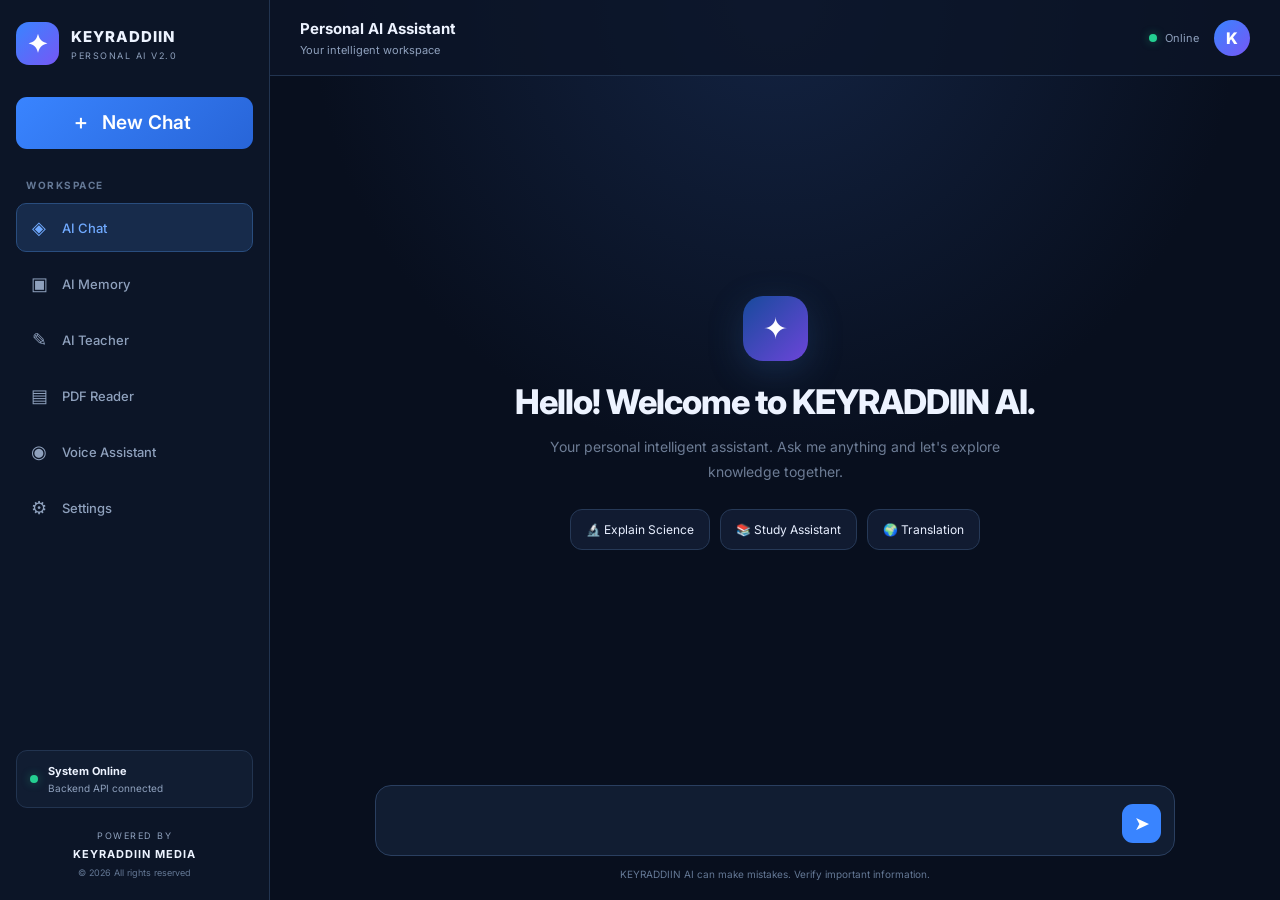
<file: index.html>
<!DOCTYPE html>
<html lang="en">

<head>
    <meta charset="UTF-8">
    <meta name="viewport" content="width=device-width, initial-scale=1.0">

    <meta name="theme-color" content="#080f1e">
    <meta name="description" content="KEYRADDIIN PERSONAL AI V2.0 - Your intelligent personal assistant.">

    <title>KEYRADDIIN PERSONAL AI | V2.0</title>

    <link rel="preconnect" href="https://fonts.googleapis.com">
    <link rel="preconnect" href="https://fonts.gstatic.com" crossorigin>

    <link href="https://fonts.googleapis.com/css2?family=Inter:wght@400;500;600;700;800&display=swap" rel="stylesheet">

    <link rel="stylesheet" href="style.css">

    <style>
        * {
            box-sizing: border-box;
        }

        body {
            font-family: 'Inter', sans-serif;
        }

        button {
            cursor: pointer;
            font-family: inherit;
        }

        button:disabled {
            opacity: 0.55;
            cursor: not-allowed;
        }

        textarea {
            font-family: inherit;
        }

        .message-row {
            width: 100%;
            display: flex;
            margin: 18px auto;
            padding: 0 15px;
        }

        .message-row.user {
            justify-content: flex-end;
        }

        .message-row.ai {
            justify-content: flex-start;
        }

        .message-bubble {
            max-width: 780px;
            padding: 15px 18px;
            border-radius: 16px;
            line-height: 1.75;
            font-size: 14px;
            white-space: pre-wrap;
            overflow-wrap: anywhere;
        }

        .message-row.user .message-bubble {
            background: #172c50;
            border: 1px solid #315b99;
        }

        .message-row.ai .message-bubble {
            background: #111b31;
            border: 1px solid #263957;
        }

        .message-label {
            display: block;
            font-size: 11px;
            font-weight: 700;
            margin-bottom: 7px;
            opacity: 0.7;
            letter-spacing: 0.5px;
        }

        .chat-area {
            overflow-y: auto;
            scroll-behavior: smooth;
        }

        .welcome {
            text-align: center;
            margin: auto;
            padding: 35px 18px;
            max-width: 750px;
        }

        .welcome h1 {
            font-size: clamp(23px, 5vw, 34px);
            margin: 20px 0 12px;
        }

        .welcome p {
            line-height: 1.8;
            opacity: 0.75;
        }

        .ai-icon {
            width: 65px;
            height: 65px;
            display: grid;
            place-items: center;
            margin: auto;
            border-radius: 20px;
            font-size: 30px;
            background: linear-gradient(135deg, #174a9c, #6c45d9);
            box-shadow: 0 10px 35px #315b9950;
        }

        .suggestions {
            display: flex;
            flex-wrap: wrap;
            justify-content: center;
            gap: 10px;
            margin-top: 25px;
        }

        .suggestions button {
            padding: 12px 15px;
            border: 1px solid #263957;
            border-radius: 12px;
            background: #111b31;
            color: #e8efff;
            font-size: 12px;
        }

        .suggestions button:hover {
            border-color: #4d82d5;
            background: #172c50;
        }

        .input-container textarea {
            resize: none;
            min-height: 45px;
            max-height: 150px;
        }

        .tool-section {
            padding: 25px;
            overflow-y: auto;
        }

        .section-heading {
            display: flex;
            align-items: center;
            gap: 15px;
            margin-bottom: 25px;
        }

        .section-heading h1 {
            margin: 0 0 7px;
        }

        .section-heading p {
            margin: 0;
            opacity: 0.7;
            line-height: 1.6;
        }

        .section-icon {
            width: 50px;
            height: 50px;
            display: grid;
            place-items: center;
            border-radius: 14px;
            background: #172c50;
            font-size: 23px;
        }

        .pdf-card,
        .feature-card {
            max-width: 850px;
            margin-bottom: 22px;
            padding: 23px;
            border: 1px solid #263957;
            border-radius: 16px;
            background: #111b31;
        }

        .pdf-card h3,
        .feature-card h3 {
            margin-top: 0;
        }

        .pdf-card p,
        .feature-card p {
            line-height: 1.7;
            opacity: 0.75;
        }

        .pdf-card input,
        .pdf-card textarea {
            width: 100%;
            margin: 12px 0;
            padding: 13px;
            border: 1px solid #315b99;
            border-radius: 10px;
            background: #080f1e;
            color: white;
        }

        .primary-btn {
            padding: 13px 19px;
            border: none;
            border-radius: 10px;
            background: #2563c7;
            color: white;
            font-weight: 700;
        }

        .primary-btn:hover {
            background: #3479e5;
        }

        .tool-status,
        .pdf-answer {
            margin-top: 15px;
            padding: 12px;
            line-height: 1.7;
            white-space: pre-wrap;
            overflow-wrap: anywhere;
        }

        .pdf-answer {
            border-radius: 10px;
            background: #080f1e;
        }

        .sidebar-overlay {
            z-index: 90;
        }

        .sidebar {
            z-index: 100;
        }

        .topbar {
            z-index: 20;
        }

        @media(max-width: 600px) {
            .tool-section {
                padding: 16px;
            }

            .pdf-card,
            .feature-card {
                padding: 17px;
            }

            .message-bubble {
                max-width: 92%;
                font-size: 13px;
            }

            .welcome {
                padding: 20px 12px;
            }

            .suggestions button {
                width: 100%;
            }
        }
    </style>

</head>

<body>

<div class="app-container">

    <!-- MOBILE OVERLAY -->

    <div
        id="sidebarOverlay"
        class="sidebar-overlay"
        onclick="closeSidebar()">
    </div>


    <!-- SIDEBAR -->

    <aside class="sidebar" id="sidebar">

        <div class="sidebar-header">

            <div class="brand-icon">✦</div>

            <div class="brand-info">
                <h2>KEYRADDIIN</h2>
                <span>PERSONAL AI V2.0</span>
            </div>

            <button
                class="close-sidebar"
                onclick="closeSidebar()"
                aria-label="Close sidebar">
                ✕
            </button>

        </div>


        <button
            class="new-chat-btn"
            onclick="startNewChat()">

            <span>＋</span>
            <span>New Chat</span>

        </button>


        <div class="sidebar-label">
            WORKSPACE
        </div>


        <nav class="navigation">

            <button
                class="nav-item active"
                onclick="showSection('chatSection', this)">

                <span class="nav-icon">◈</span>
                <span>AI Chat</span>

            </button>


            <button
                class="nav-item"
                onclick="showSection('memorySection', this)">

                <span class="nav-icon">▣</span>
                <span>AI Memory</span>

            </button>


            <button
                class="nav-item"
                onclick="showSection('teacherSection', this)">

                <span class="nav-icon">✎</span>
                <span>AI Teacher</span>

            </button>


            <button
                class="nav-item"
                onclick="showSection('pdfSection', this)">

                <span class="nav-icon">▤</span>
                <span>PDF Reader</span>

            </button>


            <button
                class="nav-item"
                onclick="showSection('voiceSection', this)">

                <span class="nav-icon">◉</span>
                <span>Voice Assistant</span>

            </button>


            <button
                class="nav-item"
                onclick="showSection('settingsSection', this)">

                <span class="nav-icon">⚙</span>
                <span>Settings</span>

            </button>

        </nav>


        <div class="sidebar-bottom">

            <div class="sidebar-status">

                <span class="status-dot"></span>

                <div>
                    <strong>System Online</strong>
                    <small>Backend API connected</small>
                </div>

            </div>


            <div class="sidebar-footer">

                <span>POWERED BY</span>

                <strong>KEYRADDIIN MEDIA</strong>

                <small>© 2026 All rights reserved</small>

            </div>

        </div>

    </aside>


    <!-- MAIN CONTENT -->

    <main class="main-content">


        <!-- TOPBAR -->

        <header class="topbar">

            <div class="topbar-left">

                <button
                    class="mobile-menu"
                    onclick="toggleSidebar()"
                    aria-label="Open navigation">
                    ☰
                </button>

                <div class="page-title">

                    <h2>Personal AI Assistant</h2>

                    <span>Your intelligent workspace</span>

                </div>

            </div>


            <div class="topbar-right">

                <div class="online-status">

                    <span class="status-dot"></span>

                    Online

                </div>

                <div class="profile-avatar">
                    K
                </div>

            </div>

        </header>


        <!-- AI CHAT -->

        <section
            id="chatSection"
            class="chat-area">

            <div class="welcome">

                <div class="ai-icon">✦</div>

                <h1>
                    Hello! Welcome to KEYRADDIIN AI.
                </h1>

                <p>
                    Your personal intelligent assistant.
                    Ask me anything and let's explore
                    knowledge together.
                </p>

                <div class="suggestions">

                    <button onclick="suggest('Explain science to me')">
                        🔬 Explain Science
                    </button>

                    <button onclick="suggest('Help me study Grade 10')">
                        📚 Study Assistant
                    </button>

                    <button onclick="suggest('Translate English to Afaan Oromo')">
                        🌍 Translation
                    </button>

                </div>

            </div>

        </section>


        <!-- CHAT INPUT -->

        <section
            id="chatInputSection"
            class="chat-input-section">

            <div class="input-container">

                <textarea
                    id="userInput"
                    placeholder="Message KEYRADDIIN AI..."
                    rows="1"
                    aria-label="Write your message">
                </textarea>

                <button
                    id="sendBtn"
                    onclick="sendMessage()"
                    aria-label="Send message">
                    ➤
                </button>

            </div>

            <p class="input-disclaimer">
                KEYRADDIIN AI can make mistakes.
                Verify important information.
            </p>

        </section>


        <!-- PDF READER -->

        <section
            id="pdfSection"
            class="tool-section"
            style="display:none;">

            <div class="section-heading">

                <div class="section-icon">▤</div>

                <div>
                    <h1>PDF Reader</h1>
                    <p>Upload documents and ask KEYRADDIIN AI questions.</p>
                </div>

            </div>


            <div class="pdf-card">

                <h3>Upload PDF Document</h3>

                <p>
                    Select a PDF document from your device.
                    Maximum file size: 20 MB.
                </p>

                <input
                    type="file"
                    id="pdfFile"
                    accept=".pdf,application/pdf">

                <button
                    id="pdfUploadBtn"
                    class="primary-btn"
                    onclick="uploadPDF()">
                    Upload PDF
                </button>

                <div
                    id="pdfUploadStatus"
                    class="tool-status"
                    role="status"
                    aria-live="polite">
                </div>

            </div>


            <div class="pdf-card">

                <h3>Ask Your PDF</h3>

                <p>
                    Ask questions about your uploaded document.
                </p>

                <textarea
                    id="pdfQuestion"
                    placeholder="Write your question here..."
                    rows="4">
                </textarea>

                <button
                    id="pdfAskBtn"
                    class="primary-btn"
                    onclick="askPDF()">
                    Ask KEYRADDIIN AI
                </button>

                <div
                    id="pdfAnswer"
                    class="pdf-answer"
                    aria-live="polite">
                </div>

            </div>

        </section>


        <!-- AI MEMORY -->

        <section
            id="memorySection"
            class="tool-section"
            style="display:none;">

            <div class="section-heading">

                <div class="section-icon">▣</div>

                <div>
                    <h1>AI Memory</h1>
                    <p>Your personal AI memory workspace.</p>
                </div>

            </div>

            <div class="feature-card">

                <h3>AI Memory Management</h3>

                <p>
                    The memory management interface will be connected
                    in a future update.
                </p>

            </div>

        </section>


        <!-- AI TEACHER -->

        <section
            id="teacherSection"
            class="tool-section"
            style="display:none;">

            <div class="section-heading">

                <div class="section-icon">✎</div>

                <div>
                    <h1>AI Teacher</h1>
                    <p>Your personal learning workspace.</p>
                </div>

            </div>

            <div class="feature-card">

                <h3>AI Teacher</h3>

                <p>
                    Your AI assistant can already help you
                    understand subjects through AI Chat.
                    A dedicated teacher interface is planned.
                </p>

            </div>

        </section>


        <!-- VOICE ASSISTANT -->

        <section
            id="voiceSection"
            class="tool-section"
            style="display:none;">

            <div class="section-heading">

                <div class="section-icon">◉</div>

                <div>
                    <h1>Voice Assistant</h1>
                    <p>Voice interaction workspace.</p>
                </div>

            </div>

            <div class="feature-card">

                <h3>Voice Assistant</h3>

                <p>
                    Voice interaction features are not connected yet.
                </p>

            </div>

        </section>


        <!-- SETTINGS -->

        <section
            id="settingsSection"
            class="tool-section"
            style="display:none;">

            <div class="section-heading">

                <div class="section-icon">⚙</div>

                <div>
                    <h1>Settings</h1>
                    <p>Application information.</p>
                </div>

            </div>

            <div class="feature-card">

                <h3>KEYRADDIIN PERSONAL AI</h3>

                <p>Version: 2.0</p>
                <p>Platform: Web Application</p>
                <p>Developer: KEYRADDIIN MEDIA</p>
                <p>Backend: Render API</p>

            </div>

        </section>

    </main>

</div>


<!-- NAVIGATION -->

<script>

function showSection(sectionId, button) {

    const sections = [
        "chatSection",
        "pdfSection",
        "memorySection",
        "teacherSection",
        "voiceSection",
        "settingsSection"
    ];

    sections.forEach(id => {

        const section = document.getElementById(id);

        if (section) {
            section.style.display = "none";
        }

    });

    const selected = document.getElementById(sectionId);

    if (selected) {
        selected.style.display =
            sectionId === "chatSection" ? "flex" : "block";
    }

    const chatInput = document.getElementById("chatInputSection");

    chatInput.style.display =
        sectionId === "chatSection" ? "block" : "none";

    document.querySelectorAll(".nav-item").forEach(item => {
        item.classList.remove("active");
    });

    if (button) {
        button.classList.add("active");
    }

    closeSidebar();

}


function startNewChat() {

    if (typeof newChat === "function") {
        newChat();
    }

    const chatButton = document.querySelector(".nav-item");

    showSection("chatSection", chatButton);

}


function toggleSidebar() {

    document.getElementById("sidebar")
        .classList.toggle("sidebar-open");

    document.getElementById("sidebarOverlay")
        .classList.toggle("overlay-visible");

}


function closeSidebar() {

    document.getElementById("sidebar")
        .classList.remove("sidebar-open");

    document.getElementById("sidebarOverlay")
        .classList.remove("overlay-visible");

}

</script>


<!-- PDF API -->

<script>

const PDF_API_BASE_URL =
    "https://keyraddiin-personal-ai-v2.onrender.com";

let uploadedPDF = false;
let uploadedPDFText = "";


document.getElementById("pdfFile")
    .addEventListener("change", function() {

        uploadedPDF = false;
        uploadedPDFText = "";

        document.getElementById("pdfUploadStatus").textContent = "";
        document.getElementById("pdfAnswer").textContent = "";

    });


async function uploadPDF() {

    const fileInput = document.getElementById("pdfFile");
    const status = document.getElementById("pdfUploadStatus");
    const button = document.getElementById("pdfUploadBtn");

    const file = fileInput.files[0];

    if (!file) {
        status.textContent = "Please select a PDF file.";
        return;
    }

    if (
        file.type !== "application/pdf" &&
        !file.name.toLowerCase().endsWith(".pdf")
    ) {
        status.textContent = "Only PDF files are allowed.";
        return;
    }

    if (file.size > 20 * 1024 * 1024) {
        status.textContent = "Maximum file size is 20 MB.";
        return;
    }

    uploadedPDF = false;
    uploadedPDFText = "";

    const formData = new FormData();
    formData.append("file", file);

    button.disabled = true;
    status.textContent = "Uploading and processing your PDF...";

    try {

        const response = await fetch(
            `${PDF_API_BASE_URL}/pdf/upload`,
            {
                method: "POST",
                body: formData
            }
        );

        const data = await response.json();

        if (!response.ok) {
            throw new Error(
                data.detail || data.error || "PDF upload failed."
            );
        }

        if (!data.text || !data.text.trim()) {
            throw new Error("No readable text found in this PDF.");
        }

        uploadedPDFText = data.text.substring(0, 80000);
        uploadedPDF = true;

        status.textContent =
            "PDF uploaded successfully! " +
            (data.total_pages || 0) +
            " pages processed. You can now ask questions.";

        if (data.text.length > 80000) {
            status.textContent +=
                " Only the first 80,000 characters will be used.";
        }

    } catch (error) {

        console.error("PDF UPLOAD ERROR:", error);

        status.textContent = "Upload error: " + error.message;

    } finally {

        button.disabled = false;

    }

}


async function askPDF() {

    const question =
        document.getElementById("pdfQuestion").value.trim();

    const answer = document.getElementById("pdfAnswer");
    const button = document.getElementById("pdfAskBtn");

    if (!uploadedPDF || !uploadedPDFText) {
        answer.textContent = "Please upload a PDF document first.";
        return;
    }

    if (!question) {
        answer.textContent = "Please enter your question.";
        return;
    }

    button.disabled = true;
    answer.textContent = "KEYRADDIIN AI is reading your PDF...";

    try {

        const response = await fetch(
            `${PDF_API_BASE_URL}/pdf/ask`,
            {
                method: "POST",

                headers: {
                    "Content-Type": "application/json"
                },

                body: JSON.stringify({
                    pdf_text: uploadedPDFText,
                    question: question
                })
            }
        );

        const data = await response.json();

        if (!response.ok) {
            throw new Error(
                data.detail || data.error || "PDF question failed."
            );
        }

        answer.textContent =
            data.response || data.answer || "No answer received.";

    } catch (error) {

        console.error("PDF QUESTION ERROR:", error);

        answer.textContent = "Error: " + error.message;

    } finally {

        button.disabled = false;

    }

}

</script>


<!-- MAIN CHAT JAVASCRIPT -->

<script src="app.js"></script>

</body>
</html>
</file>
<file: style.css>
/* =========================================
   KEYRADDIIN PERSONAL AI V2.0
   PROFESSIONAL RESPONSIVE DESIGN
========================================= */


/* GLOBAL */

* {
    margin: 0;
    padding: 0;
    box-sizing: border-box;
}

:root {
    --background: #080f1e;
    --sidebar: #0c1527;
    --surface: #111d32;
    --surface-light: #172640;
    --border: #223450;
    --primary: #3984ff;
    --primary-light: #65a1ff;
    --text: #edf3ff;
    --muted: #8fa1bd;
    --success: #24cf91;
}

body {
    font-family: 'Inter', sans-serif;
    background: var(--background);
    color: var(--text);
    overflow: hidden;
}

button,
textarea,
input {
    font-family: inherit;
}

button {
    cursor: pointer;
}


/* APP LAYOUT */

.app-container {
    display: flex;
    width: 100%;
    height: 100vh;
    overflow: hidden;
}


/* =========================================
   SIDEBAR
========================================= */

.sidebar {
    width: 270px;
    min-width: 270px;
    height: 100%;
    background: var(--sidebar);
    border-right: 1px solid var(--border);
    display: flex;
    flex-direction: column;
    padding: 22px 16px;
    z-index: 100;
}

.sidebar-header {
    display: flex;
    align-items: center;
    gap: 12px;
    margin-bottom: 32px;
}

.brand-icon {
    width: 43px;
    height: 43px;
    border-radius: 13px;
    background: linear-gradient(135deg, #3984ff, #7657f5);
    display: flex;
    align-items: center;
    justify-content: center;
    font-size: 25px;
    font-weight: bold;
    color: white;
}

.brand-info h2 {
    font-size: 15px;
    font-weight: 800;
    letter-spacing: 1px;
}

.brand-info span {
    display: block;
    font-size: 9px;
    color: var(--muted);
    letter-spacing: 1.5px;
    margin-top: 4px;
}

.close-sidebar {
    display: none;
    margin-left: auto;
    background: transparent;
    border: none;
    color: white;
    font-size: 20px;
}


/* NEW CHAT */

.new-chat-btn {
    width: 100%;
    padding: 13px;
    background: linear-gradient(135deg, #3984ff, #2865d8);
    border: none;
    border-radius: 11px;
    color: white;
    font-size: 14px;
    font-weight: 600;
    margin-bottom: 30px;
    transition: 0.2s;
}

.new-chat-btn:hover {
    filter: brightness(1.15);
    transform: translateY(-1px);
}

.new-chat-btn span {
    font-size: 19px;
    margin-right: 8px;
}


/* NAVIGATION */

.sidebar-label {
    color: #647895;
    font-size: 10px;
    font-weight: 700;
    letter-spacing: 1.5px;
    margin: 0 10px 12px;
}

.navigation {
    display: flex;
    flex-direction: column;
    gap: 7px;
}

.nav-item {
    width: 100%;
    display: flex;
    align-items: center;
    gap: 13px;
    padding: 13px 12px;
    border: 1px solid transparent;
    border-radius: 10px;
    background: transparent;
    color: var(--muted);
    font-size: 13px;
    font-weight: 500;
    text-align: left;
    transition: 0.2s;
}

.nav-item:hover {
    background: var(--surface);
    color: white;
}

.nav-item.active {
    background: #172b4b;
    color: #70aaff;
    border-color: #294d7e;
}

.nav-icon {
    width: 20px;
    text-align: center;
    font-size: 18px;
}


/* SIDEBAR BOTTOM */

.sidebar-bottom {
    margin-top: auto;
}

.sidebar-status {
    display: flex;
    align-items: center;
    gap: 10px;
    padding: 13px;
    background: var(--surface);
    border: 1px solid var(--border);
    border-radius: 11px;
    margin-bottom: 22px;
}

.status-dot {
    width: 8px;
    height: 8px;
    background: var(--success);
    border-radius: 50%;
    display: inline-block;
    box-shadow: 0 0 10px #24cf9166;
}

.sidebar-status strong {
    display: block;
    font-size: 11px;
}

.sidebar-status small {
    display: block;
    font-size: 10px;
    color: var(--muted);
    margin-top: 4px;
}

.sidebar-footer {
    text-align: center;
    display: flex;
    flex-direction: column;
    gap: 6px;
}

.sidebar-footer span {
    font-size: 9px;
    color: var(--muted);
    letter-spacing: 1.5px;
}

.sidebar-footer strong {
    font-size: 11px;
    letter-spacing: 1px;
}

.sidebar-footer small {
    font-size: 9px;
    color: #647895;
}


/* =========================================
   MAIN CONTENT
========================================= */

.main-content {
    flex: 1;
    min-width: 0;
    height: 100%;
    display: flex;
    flex-direction: column;
    position: relative;
    background:
        radial-gradient(
            circle at 50% 0%,
            #132342 0%,
            #080f1e 45%
        );
}


/* TOPBAR */

.topbar {
    height: 76px;
    min-height: 76px;
    padding: 0 30px;
    display: flex;
    align-items: center;
    justify-content: space-between;
    border-bottom: 1px solid var(--border);
    background: #0c1527cc;
}

.topbar-left,
.topbar-right {
    display: flex;
    align-items: center;
    gap: 15px;
}

.page-title h2 {
    font-size: 15px;
    font-weight: 700;
}

.page-title span {
    display: block;
    font-size: 11px;
    color: var(--muted);
    margin-top: 5px;
}

.online-status {
    display: flex;
    align-items: center;
    gap: 8px;
    color: var(--muted);
    font-size: 11px;
}

.profile-avatar {
    width: 36px;
    height: 36px;
    border-radius: 50%;
    display: flex;
    justify-content: center;
    align-items: center;
    background: linear-gradient(135deg, #3984ff, #7657f5);
    color: white;
    font-weight: 800;
}

.mobile-menu {
    display: none;
    background: transparent;
    border: none;
    color: white;
    font-size: 23px;
}


/* =========================================
   CHAT AREA
========================================= */

.chat-area {
    flex: 1;
    min-height: 0;
    overflow-y: auto;
    padding: 35px 25px;
    display: flex;
    flex-direction: column;
    scroll-behavior: smooth;
}

.chat-area::-webkit-scrollbar {
    width: 5px;
}

.chat-area::-webkit-scrollbar-thumb {
    background: #263957;
    border-radius: 10px;
}


/* WELCOME */

.welcome {
    width: 100%;
    max-width: 720px;
    margin: auto;
    text-align: center;
    padding: 25px 10px;
}

.ai-icon {
    width: 70px;
    height: 70px;
    margin: 0 auto 25px;
    display: flex;
    align-items: center;
    justify-content: center;
    border-radius: 22px;
    background: linear-gradient(135deg, #3984ff, #7657f5);
    box-shadow: 0 10px 35px #3984ff33;
    font-size: 38px;
    color: white;
}

.welcome h1 {
    font-size: clamp(22px, 4vw, 30px);
    font-weight: 800;
    letter-spacing: -1px;
    margin-bottom: 14px;
}

.welcome p {
    max-width: 520px;
    margin: auto;
    color: var(--muted);
    font-size: 14px;
    line-height: 1.8;
}


/* SUGGESTIONS */

.suggestions {
    display: flex;
    flex-wrap: wrap;
    justify-content: center;
    gap: 10px;
    margin-top: 30px;
}

.suggestions button {
    padding: 12px 15px;
    border-radius: 10px;
    border: 1px solid var(--border);
    background: var(--surface);
    color: #c7d7f1;
    font-size: 12px;
    transition: 0.2s;
}

.suggestions button:hover {
    background: #1b3154;
    border-color: var(--primary);
    color: white;
    transform: translateY(-2px);
}


/* CHAT MESSAGES */

.chat-area > div:not(.welcome) {
    width: fit-content;
    max-width: min(750px, 90%);
    padding: 16px 19px;
    border-radius: 15px;
    line-height: 1.8;
    font-size: 14px;
    white-space: pre-wrap;
    overflow-wrap: anywhere;
}


/* =========================================
   CHAT INPUT
========================================= */

.chat-input-section {
    padding: 15px 25px 20px;
    width: 100%;
    max-width: 850px;
    margin: 0 auto;
}

.input-container {
    display: flex;
    align-items: flex-end;
    gap: 12px;
    padding: 12px 13px;
    background: #111d32;
    border: 1px solid #2a3f60;
    border-radius: 16px;
    transition: 0.2s;
}

.input-container:focus-within {
    border-color: var(--primary);
    box-shadow: 0 0 0 3px #3984ff18;
}

.input-container textarea {
    flex: 1;
    resize: none;
    max-height: 150px;
    min-height: 27px;
    padding: 5px;
    outline: none;
    border: none;
    background: transparent;
    color: white;
    font-size: 14px;
    line-height: 1.6;
}

.input-container textarea::placeholder {
    color: #71839f;
}

.input-container button {
    width: 39px;
    height: 39px;
    flex-shrink: 0;
    border: none;
    border-radius: 11px;
    background: var(--primary);
    color: white;
    font-size: 19px;
    transition: 0.2s;
}

.input-container button:hover {
    background: var(--primary-light);
}

.input-container button:disabled {
    opacity: 0.5;
    cursor: not-allowed;
}

.input-disclaimer {
    text-align: center;
    font-size: 10px;
    color: #647895;
    margin-top: 12px;
}


/* =========================================
   TOOL SECTIONS
========================================= */

.tool-section {
    flex: 1;
    min-height: 0;
    overflow-y: auto;
    padding: 35px;
}

.section-heading {
    display: flex;
    align-items: center;
    gap: 17px;
    max-width: 850px;
    margin: 0 auto 30px;
}

.section-icon {
    width: 53px;
    height: 53px;
    border-radius: 15px;
    display: flex;
    align-items: center;
    justify-content: center;
    background: #172d50;
    color: #70aaff;
    font-size: 25px;
}

.section-heading h1 {
    font-size: 23px;
    margin-bottom: 7px;
}

.section-heading p {
    color: var(--muted);
    font-size: 13px;
}


/* PDF AND FEATURE CARDS */

.pdf-card,
.feature-card {
    max-width: 850px;
    margin: 0 auto 20px;
    padding: 25px;
    background: #111d32;
    border: 1px solid var(--border);
    border-radius: 15px;
}

.pdf-card h3,
.feature-card h3 {
    font-size: 16px;
    margin-bottom: 10px;
}

.pdf-card p,
.feature-card p {
    color: var(--muted);
    font-size: 13px;
    line-height: 1.8;
    margin-bottom: 15px;
}

.pdf-card input[type="file"] {
    display: block;
    width: 100%;
    padding: 13px;
    margin: 15px 0;
    background: #0b1629;
    border: 1px dashed #385477;
    border-radius: 10px;
    color: var(--muted);
    font-size: 12px;
}

.pdf-card textarea {
    width: 100%;
    padding: 14px;
    resize: vertical;
    background: #0b1629;
    border: 1px solid var(--border);
    border-radius: 10px;
    outline: none;
    color: white;
    font-size: 13px;
    line-height: 1.6;
}

.pdf-card textarea:focus {
    border-color: var(--primary);
}

.primary-btn {
    padding: 12px 20px;
    margin-top: 12px;
    border: none;
    border-radius: 9px;
    background: var(--primary);
    color: white;
    font-size: 12px;
    font-weight: 600;
}

.primary-btn:hover {
    background: var(--primary-light);
}

.tool-status,
.pdf-answer {
    margin-top: 15px;
    padding: 12px;
    border-radius: 9px;
    background: #0b1629;
    color: #b7c9e5;
    font-size: 13px;
    line-height: 1.7;
    overflow-wrap: anywhere;
}

.pdf-answer:empty,
.tool-status:empty {
    display: none;
}


/* =========================================
   MOBILE OVERLAY
========================================= */

.sidebar-overlay {
    display: none;
}


/* =========================================
   RESPONSIVE DESIGN
========================================= */

@media (max-width: 900px) {

    .sidebar {
        width: 240px;
        min-width: 240px;
    }

    .topbar {
        padding: 0 20px;
    }

    .tool-section {
        padding: 25px 20px;
    }

}


@media (max-width: 700px) {

    body {
        overflow: hidden;
    }

    .sidebar {
        position: fixed;
        top: 0;
        left: -290px;
        width: 270px;
        min-width: 270px;
        height: 100%;
        transition: left 0.3s ease;
        box-shadow: none;
    }

    .sidebar.sidebar-open {
        left: 0;
        box-shadow: 10px 0 40px #00000066;
    }

    .close-sidebar {
        display: block;
    }

    .sidebar-overlay {
        position: fixed;
        inset: 0;
        background: #00000088;
        z-index: 90;
    }

    .sidebar-overlay.overlay-visible {
        display: block;
    }

    .mobile-menu {
        display: block;
    }

    .topbar {
        height: 66px;
        min-height: 66px;
        padding: 0 15px;
    }

    .page-title h2 {
        font-size: 13px;
    }

    .page-title span {
        font-size: 10px;
    }

    .online-status {
        font-size: 10px;
    }

    .profile-avatar {
        width: 32px;
        height: 32px;
    }

    .chat-area {
        padding: 20px 14px;
    }

    .welcome {
        padding: 15px 5px;
    }

    .welcome h1 {
        font-size: 23px;
    }

    .welcome p {
        font-size: 12px;
    }

    .ai-icon {
        width: 60px;
        height: 60px;
        font-size: 30px;
    }

    .suggestions {
        gap: 8px;
    }

    .suggestions button {
        font-size: 11px;
        padding: 10px;
    }

    .chat-area > div:not(.welcome) {
        max-width: 95%;
        font-size: 13px;
        padding: 13px;
    }

    .chat-input-section {
        padding: 10px 12px 15px;
    }

    .input-container {
        border-radius: 13px;
        padding: 9px;
    }

    .input-container textarea {
        font-size: 13px;
    }

    .input-disclaimer {
        font-size: 9px;
    }

    .tool-section {
        padding: 20px 13px;
    }

    .section-heading h1 {
        font-size: 20px;
    }

    .pdf-card,
    .feature-card {
        padding: 18px;
    }

}


@media (max-width: 380px) {

    .online-status {
        display: none;
    }

    .welcome h1 {
        font-size: 20px;
    }

    .suggestions button {
        width: 100%;
    }

}


/* =========================================
   ACCESSIBILITY
========================================= */

button:focus-visible,
textarea:focus-visible,
input:focus-visible {
    outline: 2px solid var(--primary-light);
    outline-offset: 3px;
}


/* END OF KEYRADDIIN PERSONAL AI V2.0 */
</file>
